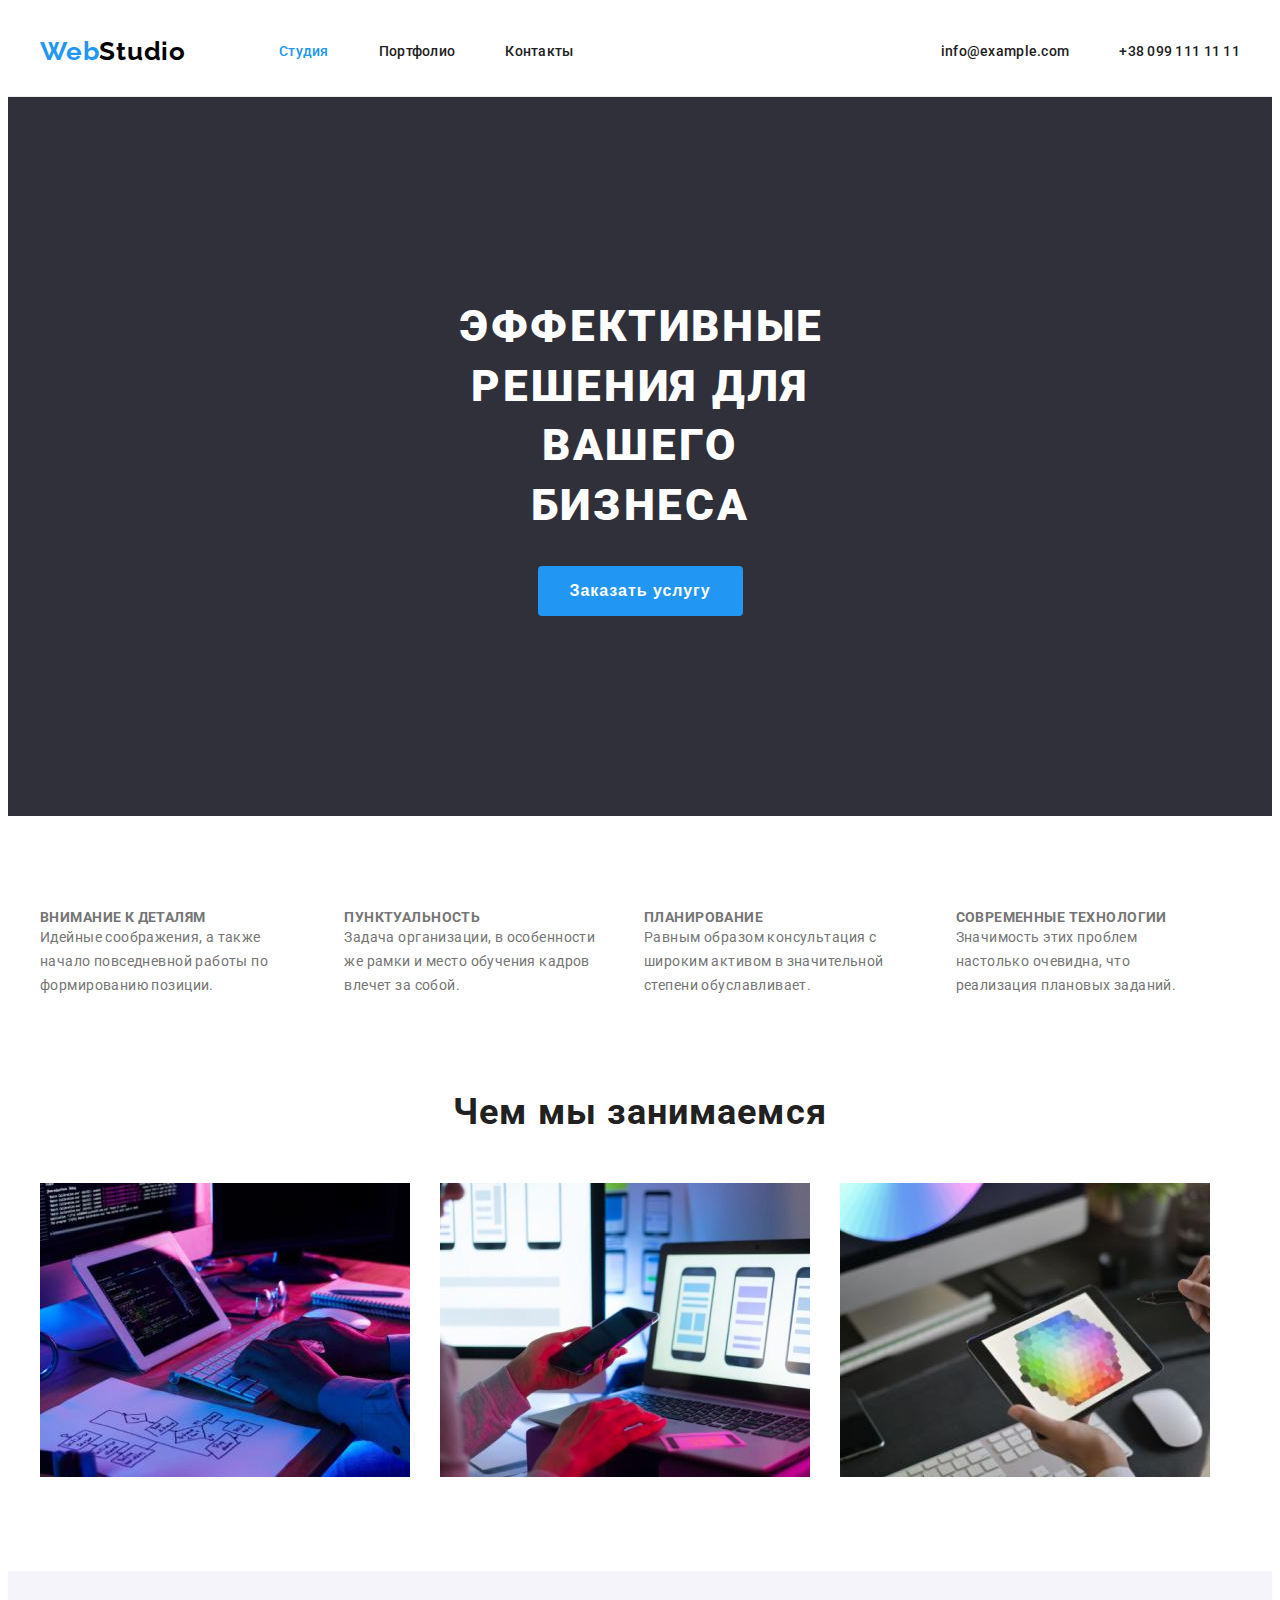
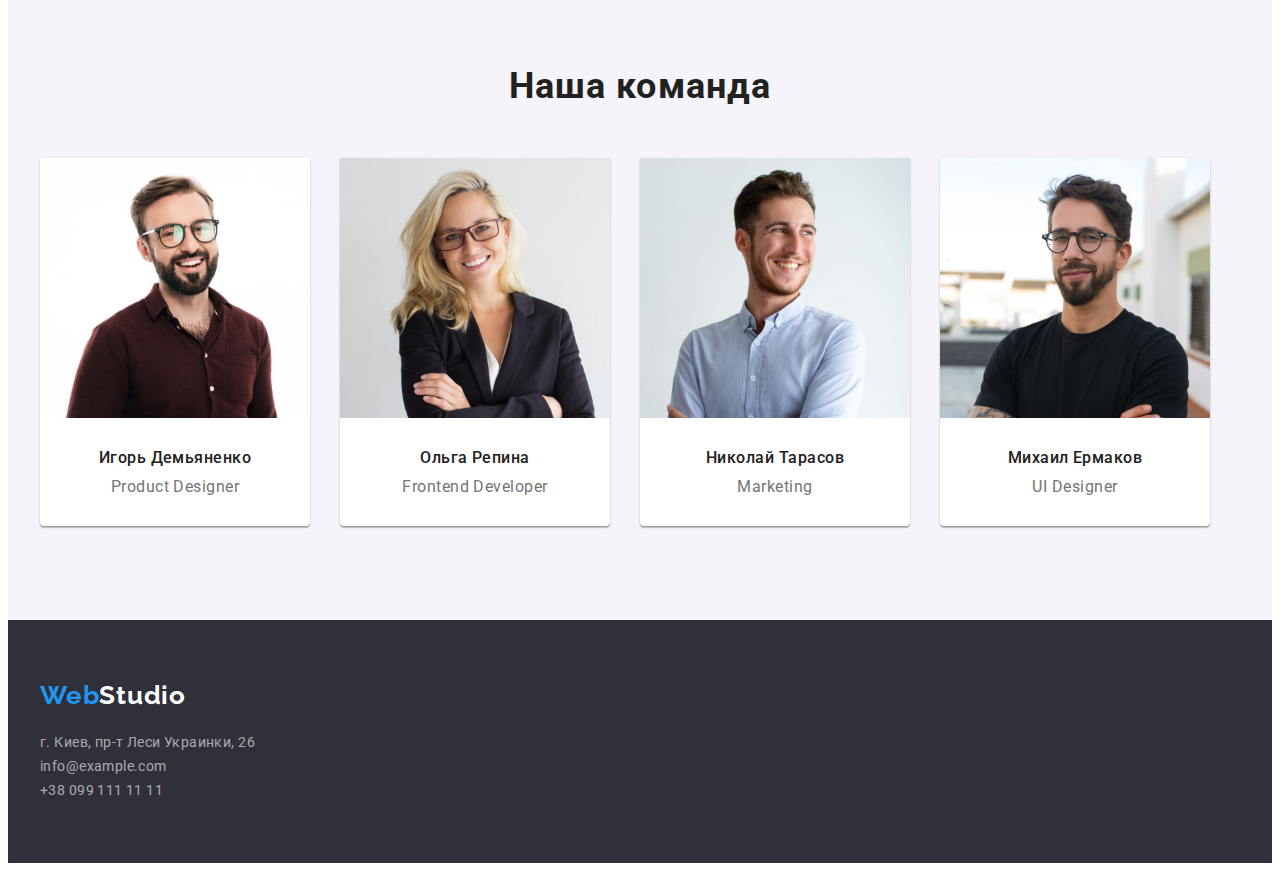
<file: index.html>
<!DOCTYPE html>
<html lang="ru">
  <head>
    <meta charset="UTF-8" />
    <meta http-equiv="X-UA-Compatible" content="IE=edge" />
    <meta name="viewport" content="width=device-width, initial-scale=1.0" />
    <link rel="stylesheet" href="./css/styles.css" />
    <link rel="preconnect" href="https://fonts.googleapis.com" />
    <link rel="preconnect" href="https://fonts.gstatic.com" crossorigin />
    <link
      href="https://fonts.googleapis.com/css2?family=Raleway:wght@700&family=Roboto:wght@400;500;700;900&display=swap"
      rel="stylesheet"
    />
    <link
      rel="stylesheet"
      href="https://cdnjs.cloudflare.com/ajax/libs/modern-normalize/1.1.0/modern-normalize.min.css"
      integrity="sha512-wpPYUAdjBVSE4KJnH1VR1HeZfpl1ub8YT/NKx4PuQ5NmX2tKuGu6U/JRp5y+Y8XG2tV+wKQpNHVUX03MfMFn9Q=="
      crossorigin="anonymous"
      referrerpolicy="no-referrer"
    />
    <title>Studio</title>
  </head>
  <body>
    <header>
      <div class="header-container">
        <a href="#" class="logo"><span>Web</span>Studio</a>
        <nav>
          <ul class="site-nav list">
            <li class="item">
              <a href="index.html" class="link active">Студия</a>
            </li>
            <li class="item">
              <a href="portfolio.html" class="link">Портфолио</a>
            </li>
            <li class="item"><a href="#" class="link">Контакты</a></li>
          </ul>
        </nav>
        <ul class="header-contact list">
          <li class="item">
            <a href="mailto:info@example.com" class="link">info@example.com</a>
          </li>
          <li class="item">
            <a href="tel:+380991111111" class="link">+38 099 111 11 11</a>
          </li>
        </ul>
      </div>
    </header>
    <main>
      <section class="hero">
        <div class="hero-wrpper">
          <h1 class="hero-title">Эффективные решения для вашего бизнеса</h1>
          <button type="button" class="button">Заказать услугу</button>
        </div>
      </section>
      <section class="container">
        <h2 class="section-title dis-none">Наши преимущества</h2>
        <ul class="features-list list">
          <li class="features-list-item">
            <h3 class="title">Внимание к деталям</h3>
            <p>
              Идейные соображения, а также начало повседневной работы по
              формированию позиции.
            </p>
          </li>
          <li class="features-list-item">
            <h3 class="title">Пунктуальность</h3>
            <p>
              Задача организации, в особенности же рамки и место обучения кадров
              влечет за собой.
            </p>
          </li>
          <li class="features-list-item">
            <h3 class="title">Планирование</h3>
            <p>
              Равным образом консультация с широким активом в значительной
              степени обуславливает.
            </p>
          </li>
          <li class="features-list-item">
            <h3 class="title">Современные технологии</h3>
            <p>
              Значимость этих проблем настолько очевидна, что реализация
              плановых заданий.
            </p>
          </li>
        </ul>
      </section>
      <section>
        <div class="classes-container container">
          <h2 class="section-title">Чем мы занимаемся</h2>
          <ul class="classes-list list">
            <li class="classes-list-item">
              <img src="./images/img.jpg" alt="Печатаем" width="370" />
            </li>
            <li class="classes-list-item">
              <img
                src="./images/box2.jpg"
                alt="Смотрим в телефон"
                width="370"
              />
            </li>
            <li class="classes-list-item">
              <img
                src="./images/img1.jpg"
                alt="Смотрим а планшет"
                width="370"
              />
            </li>
          </ul>
        </div>
      </section>
      <section class="section-team">
        <div class="container">
          <h2 class="section-title">Наша команда</h2>
          <ul class="team-list list">
            <li class="team-list-card">
              <img src="./images/img3.jpg" alt="Игорь Демьяненко" width="270" />
              <div class="team-card-wrapper">
                <h3 class="title">Игорь Демьяненко</h3>
                <p class="description">Product Designer</p>
              </div>
            </li>
            <li class="team-list-card">
              <img src="./images/img4.jpg" alt="Ольга Репина" width="270" />
              <div class="team-card-wrapper">
                <h3 class="title">Ольга Репина</h3>
                <p class="description">Frontend Developer</p>
              </div>
            </li>
            <li class="team-list-card">
              <img src="./images/img5.jpg" alt="Николай Тарасов" width="270" />
              <div class="team-card-wrapper">
                <h3 class="title">Николай Тарасов</h3>
                <p class="description">Marketing</p>
              </div>
            </li>
            <li class="team-list-card">
              <img src="./images/img6.jpg" alt="Михаил Ермаков" width="270" />
              <div class="team-card-wrapper">
                <h3 class="title">Михаил Ермаков</h3>
                <p class="description">UI Designer</p>
              </div>
            </li>
          </ul>
        </div>
      </section>
    </main>
    <footer class="footer">
      <div class="footer-container">
        <a href="#" class="footer-logo logo"><span>Web</span>Studio</a>
        <address class="footer-adress">
          <ul class="footer-contact list">
            <li>
              <a href="#" class="adress link"
                >г. Киев, пр-т Леси Украинки, 26</a
              >
            </li>
            <li>
              <a href="mailto:info@example.com" class="link"
                >info@example.com</a
              >
            </li>
            <li>
              <a href="tel:+380991111111" class="link">+38 099 111 11 11</a>
            </li>
          </ul>
        </address>
      </div>
    </footer>
  </body>
</html>
</file>
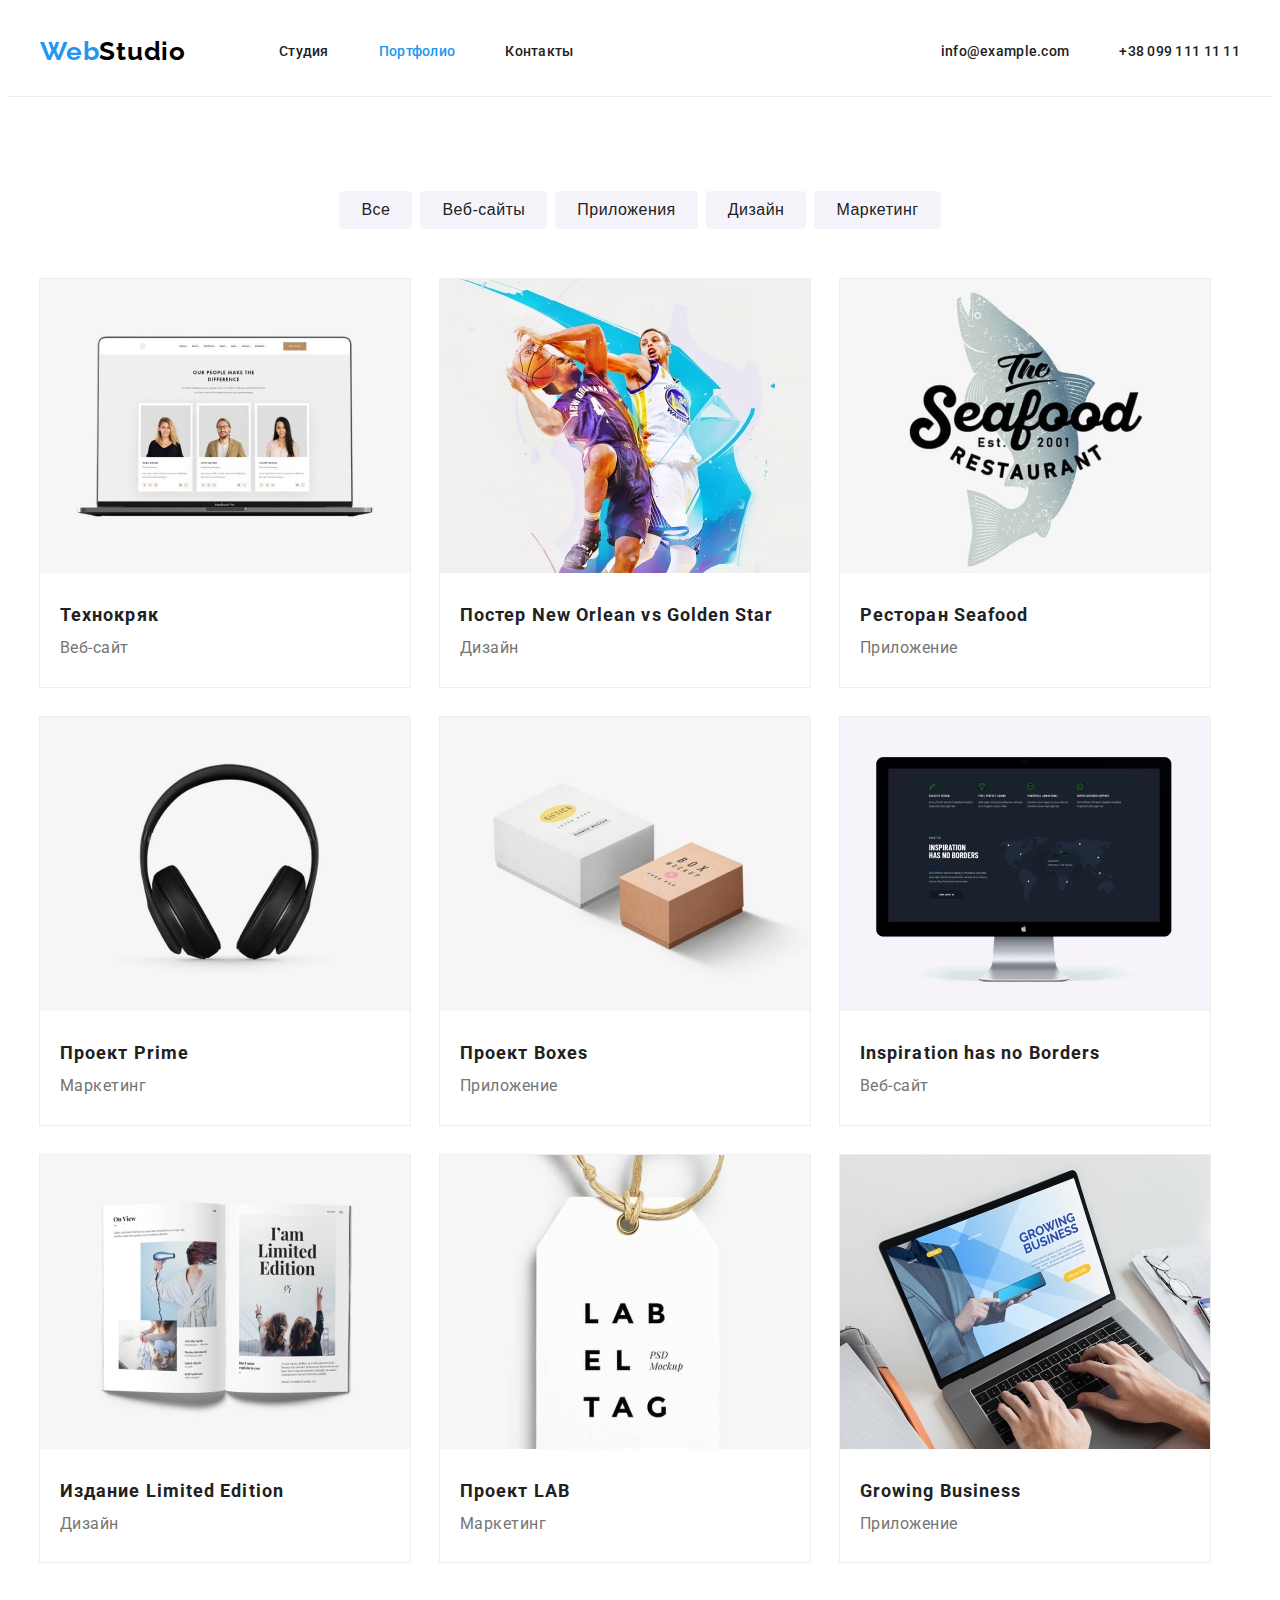
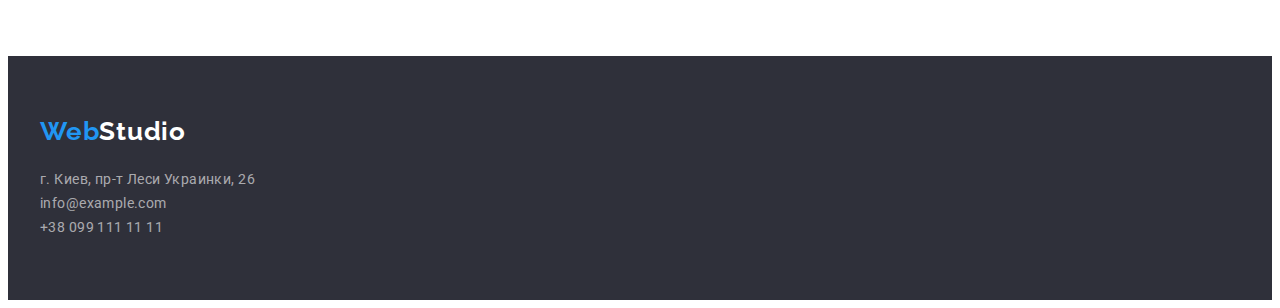
<file: portfolio.html>
<!DOCTYPE html>
<html lang="ru">
  <head>
    <meta charset="UTF-8" />
    <meta http-equiv="X-UA-Compatible" content="IE=edge" />
    <meta name="viewport" content="width=device-width, initial-scale=1.0" />
    <link rel="stylesheet" href="./css/styles.css" />
    <link rel="preconnect" href="https://fonts.googleapis.com" />
    <link rel="preconnect" href="https://fonts.gstatic.com" crossorigin />
    <link
      href="https://fonts.googleapis.com/css2?family=Raleway:wght@700&family=Roboto:wght@400;500;700;900&display=swap"
      rel="stylesheet"
    />
    <link
      rel="stylesheet"
      href="https://cdnjs.cloudflare.com/ajax/libs/modern-normalize/1.1.0/modern-normalize.min.css"
      integrity="sha512-wpPYUAdjBVSE4KJnH1VR1HeZfpl1ub8YT/NKx4PuQ5NmX2tKuGu6U/JRp5y+Y8XG2tV+wKQpNHVUX03MfMFn9Q=="
      crossorigin="anonymous"
      referrerpolicy="no-referrer"
    />
    <title>Portfolio</title>
  </head>
  <body>
    <header>
      <div class="header-container">
        <a href="#" class="logo"><span>Web</span>Studio</a>
        <nav>
          <ul class="site-nav list">
            <li class="item">
              <a href="index.html" class="link">Студия</a>
            </li>
            <li class="item">
              <a href="portfolio.html" class="link active">Портфолио</a>
            </li>
            <li class="item"><a href="#" class="link">Контакты</a></li>
          </ul>
        </nav>
        <ul class="header-contact list">
          <li class="item">
            <a href="mailto:info@example.com" class="link">info@example.com</a>
          </li>
          <li class="item">
            <a href="tel:+380991111111" class="link">+38 099 111 11 11</a>
          </li>
        </ul>
      </div>
    </header>
    <main>
      <section class="container">
        <h1 class="dis-none">Портфолио</h1>
        <ul class="filter-list list">
          <li class="filter-list-item">
            <button type="button" class="button">Все</button>
          </li>
          <li class="filter-list-item">
            <button type="button" class="button">Веб-сайты</button>
          </li>
          <li class="filter-list-item">
            <button type="button" class="button">Приложения</button>
          </li>
          <li class="filter-list-item">
            <button type="button" class="button">Дизайн</button>
          </li>
          <li class="filter-list-item">
            <button type="button" class="button">Маркетинг</button>
          </li>
        </ul>
        <ul class="work-list list">
          <li class="work-list-item">
            <a href="">
              <img src="./images/portfolio/img1.jpg" alt="" width="370" />
              <div class="work-list-item-text-wrapper">
                <h2>Технокряк</h2>
                <p>Веб-сайт</p>
              </div>
            </a>
          </li>
          <li class="work-list-item">
            <a href="">
              <img src="./images/portfolio/img2.jpg" alt="" width="370" />
              <div class="work-list-item-text-wrapper">
                <h2>Постер New Orlean vs Golden Star</h2>
                <p>Дизайн</p>
              </div>
            </a>
          </li>
          <li class="work-list-item">
            <a href="">
              <img src="./images/portfolio/img3.jpg" alt="" width="370" />
              <div class="work-list-item-text-wrapper">
                <h2>Ресторан Seafood</h2>
                <p>Приложение</p>
              </div>
            </a>
          </li>
          <li class="work-list-item">
            <a href="">
              <img src="./images/portfolio/img4.jpg" alt="" width="370" />
              <div class="work-list-item-text-wrapper">
                <h2>Проект Prime</h2>
                <p>Маркетинг</p>
              </div>
            </a>
          </li>
          <li class="work-list-item">
            <a href="">
              <img src="./images/portfolio/img5.jpg" alt="" width="370" />
              <div class="work-list-item-text-wrapper">
                <h2>Проект Boxes</h2>
                <p>Приложение</p>
              </div>
            </a>
          </li>
          <li class="work-list-item">
            <a href="">
              <img src="./images/portfolio/img6.jpg" alt="" width="370" />
              <div class="work-list-item-text-wrapper">
                <h2>Inspiration has no Borders</h2>
                <p>Веб-сайт</p>
              </div>
            </a>
          </li>
          <li class="work-list-item">
            <a href="">
              <img src="./images/portfolio/img7.jpg" alt="" width="370" />
              <div class="work-list-item-text-wrapper">
                <h2>Издание Limited Edition</h2>
                <p>Дизайн</p>
              </div>
            </a>
          </li>
          <li class="work-list-item">
            <a href="">
              <img src="./images/portfolio/img8.jpg" alt="" width="370" />
              <div class="work-list-item-text-wrapper">
                <h2>Проект LAB</h2>
                <p>Маркетинг</p>
              </div>
            </a>
          </li>
          <li class="work-list-item">
            <a href="">
              <img src="./images/portfolio/img9.jpg" alt="" width="370" />
              <div class="work-list-item-text-wrapper">
                <h2>Growing Business</h2>
                <p>Приложение</p>
              </div>
            </a>
          </li>
        </ul>
      </section>
    </main>
    <footer class="footer">
      <div class="footer-container">
        <a href="#" class="footer-logo logo"><span>Web</span>Studio</a>
        <address class="footer-adress">
          <ul class="footer-contact list">
            <li>
              <a href="#" class="adress link"
                >г. Киев, пр-т Леси Украинки, 26</a
              >
            </li>
            <li>
              <a href="mailto:info@example.com" class="link"
                >info@example.com</a
              >
            </li>
            <li>
              <a href="tel:+380991111111" class="link">+38 099 111 11 11</a>
            </li>
          </ul>
        </address>
      </div>
    </footer>
  </body>
</html>
</file>
<file: css/styles.css>
:root {
  --primary-text-color: #757575;
  --title-text-color: #212121;
  --accent-color: #2196f3;
  --primary-white-color: #ffffff;
  --secondary-white-color: #f5f4fa;
}

body {
  background-color: var(--primary-white-color);
  color: var(--primary-text-color);
  font-family: Roboto, sans-serif;
  font-weight: 400;
  font-size: 14px;
  line-height: 1.7;
  letter-spacing: 0.03em;
}
h1,
h2,
h3,
h4,
h5,
h6,
ul,
p {
  padding: 0px;
  margin: 0px;
}
img {
  display: block;
  max-width: 100%;
}

.list {
  list-style: none;
}
a {
  text-decoration: none;
}

.link {
  text-decoration: none;
}

/* Logo */

.logo {
  color: #000000;
  font-family: Raleway;
  font-style: normal;
  font-weight: 700;
  font-size: 26px;
  line-height: 1.2;
  letter-spacing: 0.03em;
  text-decoration: none;
}

.logo span {
  color: var(--accent-color);
}

/* Main set */

.container {
  width: 1200px;
  padding-left: 15px;
  padding-right: 15px;
  margin: 0 auto;
  padding-top: 94px;
  padding-bottom: 94px;
}

/* Site navigation */

header {
  border-bottom: solid 1px #ececec;
}

.header-container {
  display: flex;
  align-items: center;
  width: 1200px;
  padding-left: 15px;
  padding-right: 15px;
  margin: 0 auto;
}

.header-contact {
  margin-left: auto;
  display: flex;
}

.site-nav {
  display: flex;
  margin-left: 93px;
}

.site-nav .item {
  padding-top: 32px;
  padding-bottom: 32px;
}

.site-nav .item:not(:last-child) {
  margin-right: 50px;
}

.site-nav .link,
.header-contact .link {
  color: var(--title-text-color);
  text-decoration: none;
  font-weight: 500;
  font-size: 14px;
  line-height: 1.14;
  letter-spacing: 0.02em;
}

.site-nav .link:hover,
.site-nav .link:focus,
.header-contact .link:hover,
.header-contact .link:focus,
.footer-contact .link:hover,
.footer-contact .link:focus,
.footer-contact .adress:focus a,
.footer-contact .adress:hover a {
  color: var(--accent-color);
}

.dis-none {
  display: none;
}

.site-nav .active {
  color: var(--accent-color);
}

.header-contact .item:first-child {
  margin-right: 50px;
}

/* Hero */

.hero {
  background-color: #2f303a;
  padding: 200px 452px;
  text-align: center;
}

.hero-wrpper {
}

.hero-title {
  color: var(--primary-white-color);
  font-weight: 900;
  font-size: 44px;
  line-height: 1.36;
  text-align: center;
  letter-spacing: 0.06em;
  text-transform: uppercase;
}
.hero .button {
  margin-top: 30px;
  padding: 10px 32px;
  font-weight: 700;
  font-size: 16px;
  line-height: 1.87;
  text-align: center;
  letter-spacing: 0.06em;
  border: none;
  border-radius: 4px;
}

/* Section */

.section-title {
  color: var(--title-text-color);
  font-weight: 700;
  font-size: 36px;
  line-height: 1.17;
  text-align: center;
  letter-spacing: 0.03em;
}

/* Features & Team */

.section-team {
  background-color: #f5f4fa;
}

.team-list {
  margin-top: 50px;
  display: flex;
}

.team-list-card {
  text-align: center;
  background: #ffffff;
  box-shadow: 0px 1px 3px rgba(0, 0, 0, 0.12), 0px 1px 1px rgba(0, 0, 0, 0.14),
    0px 2px 1px rgba(0, 0, 0, 0.2);
  border-radius: 0px 0px 4px 4px;
}

.team-list-card:not(:last-child) {
  margin-right: 30px;
}

.features-list {
  display: flex;
}

.features-list-item:not(last-child) {
  margin-right: 30px;
}

.features-list .title {
  font-weight: 700;
  font-size: 14px;
  line-height: 1.14;
  letter-spacing: 0.03em;
  text-transform: uppercase;
}

.team-list .title,
.team-list .description {
  font-size: 16px;
  line-height: 1.19;
  text-align: center;
  letter-spacing: 0.03em;
}
.team-list .title {
  color: var(--title-text-color);
  font-weight: 500;
}

.team-card-wrapper {
  padding-top: 30px;
  padding-bottom: 30px;
}

.team-list .description {
  margin-top: 10px;
}

/* Сlasses */

.classes-list {
  display: flex;
  margin-top: 50px;
}

.classes-list-item:not(:last-child) {
  margin-right: 30px;
}

.classes-container {
  padding-top: 0px;
}

/* Button */

.button {
  color: var(--primary-white-color);
  background-color: var(--accent-color);
  font-weight: 700;
  font-size: 16px;
  line-height: 1.87;
  text-align: center;
  letter-spacing: 0.06em;
  cursor: pointer;
}

/* Portfolio */

.filter-list .button {
  padding: 6px 22px;
  font-weight: 500;
  font-size: 16px;
  line-height: 1.62;
  text-align: center;
  letter-spacing: 0.03em;
  border: none;
  border-radius: 4px;
  background-color: #f5f4fa;
  color: var(--title-text-color);
}

.filter-list .button:hover {
  background-color: var(--accent-color);
  color: var(--primary-white-color);
}

.filter-list {
  display: flex;
  justify-content: center;
  margin-bottom: 50px;
}

.filter-list-item:not(:last-child) {
  margin-right: 8px;
}

.work-list {
  display: flex;
  flex-wrap: wrap;
}

.work-list-item:not(:nth-child(3n + 3)) {
  margin-right: 30px;
}
.work-list-item:nth-child(n + 7) {
  margin-bottom: 0px;
}

.work-list h2 {
  color: var(--title-text-color);
  font-weight: bold;
  font-size: 18px;
  line-height: 2;
  letter-spacing: 0.06em;
}

.work-list p {
  font-size: 16px;
  line-height: 1.87;
  letter-spacing: 0.03em;
  color: #757575;
}

.work-list-item {
  outline-offset: px;
  outline: 1px solid #eeeeee;
  margin-bottom: 30px;
}
.work-list-item-text-wrapper {
  padding: 24px 20px;
}

/* Footer */

.footer {
  background-color: #2f303a;
}

.footer-container {
  width: 1200px;
  padding-left: 15px;
  padding-right: 15px;
  margin: 0 auto;
  padding-top: 60px;
  padding-bottom: 60px;
}

.footer-contact .link,
.footer-contact .adress {
  font-style: normal;
  font-size: 14px;
  line-height: 1.71;
  letter-spacing: 0.03em;
}

.footer-adress {
  margin-top: 20px;
}

.footer-container a {
  color: var(--primary-white-color);
}

.footer-contact .adress {
  color: var(--primary-white-color);
}

.footer-contact .link {
  color: rgba(255, 255, 255, 0.6);
}
</file>
